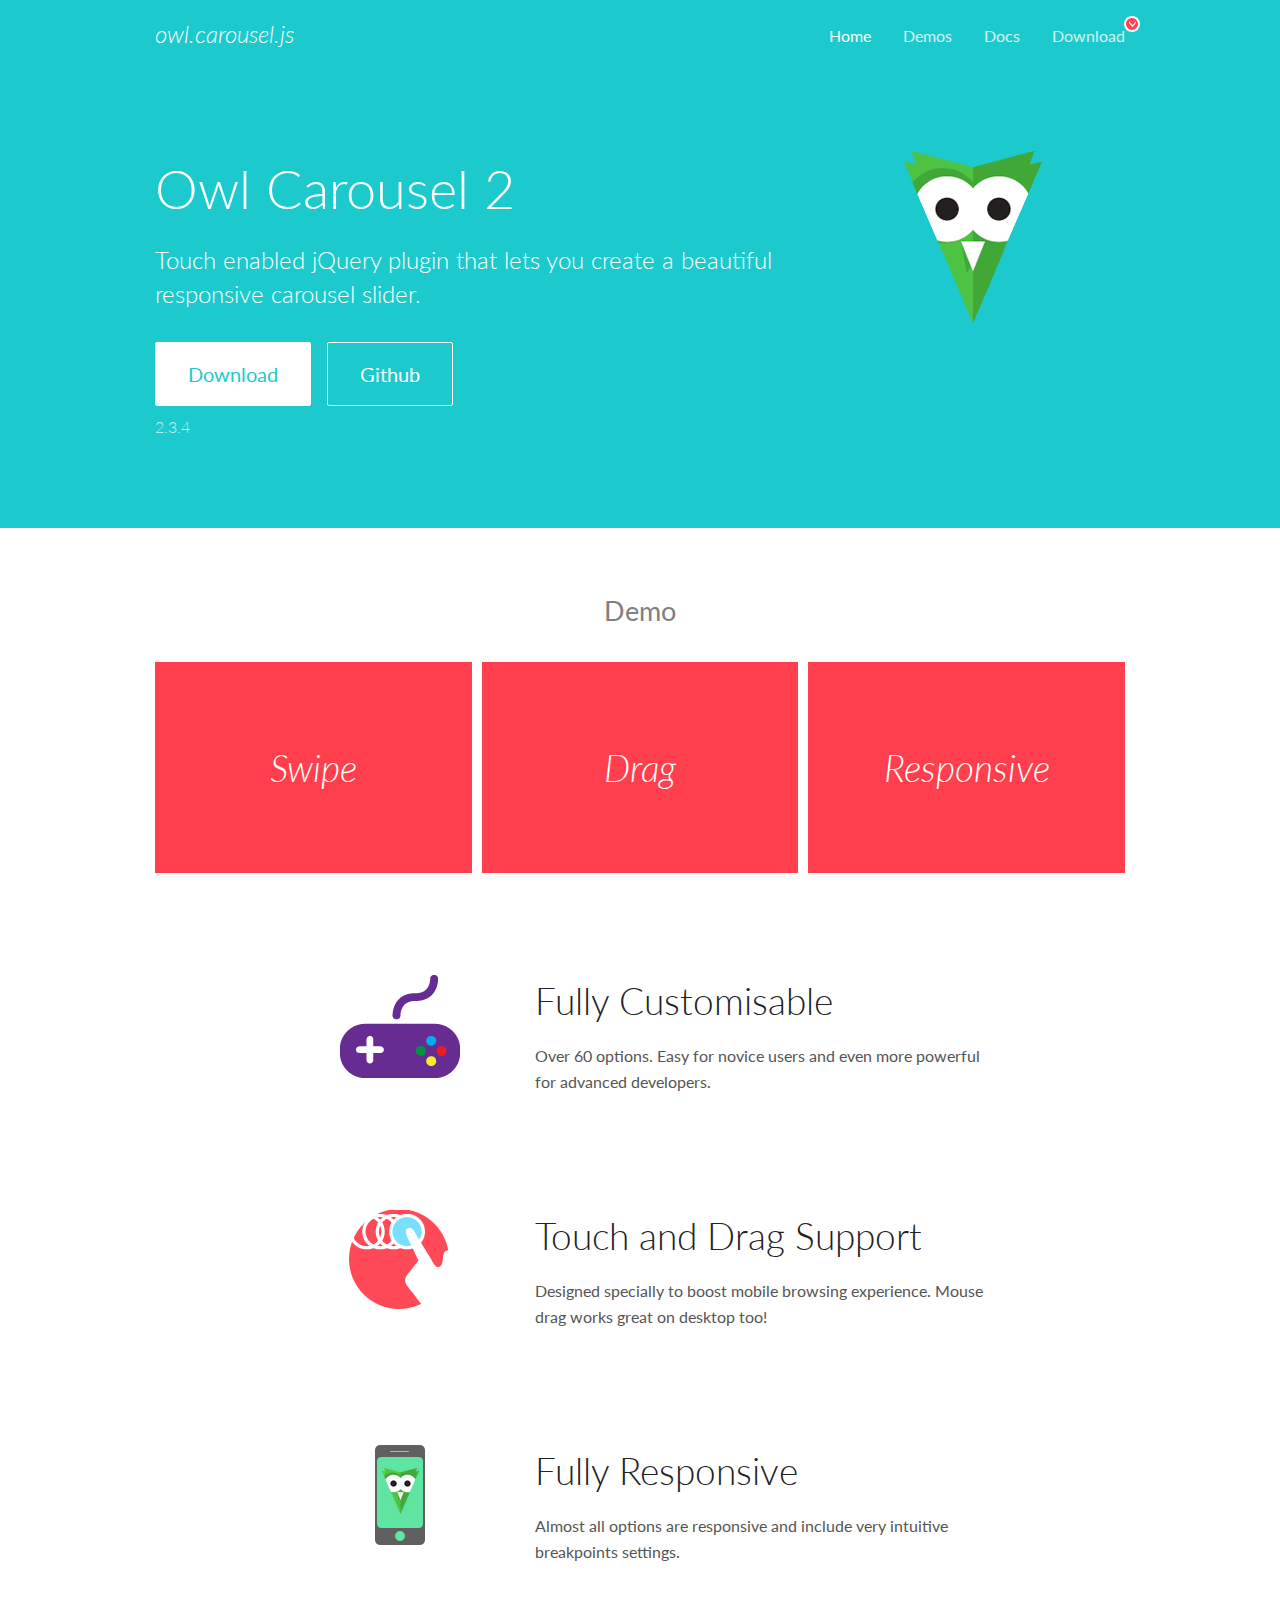
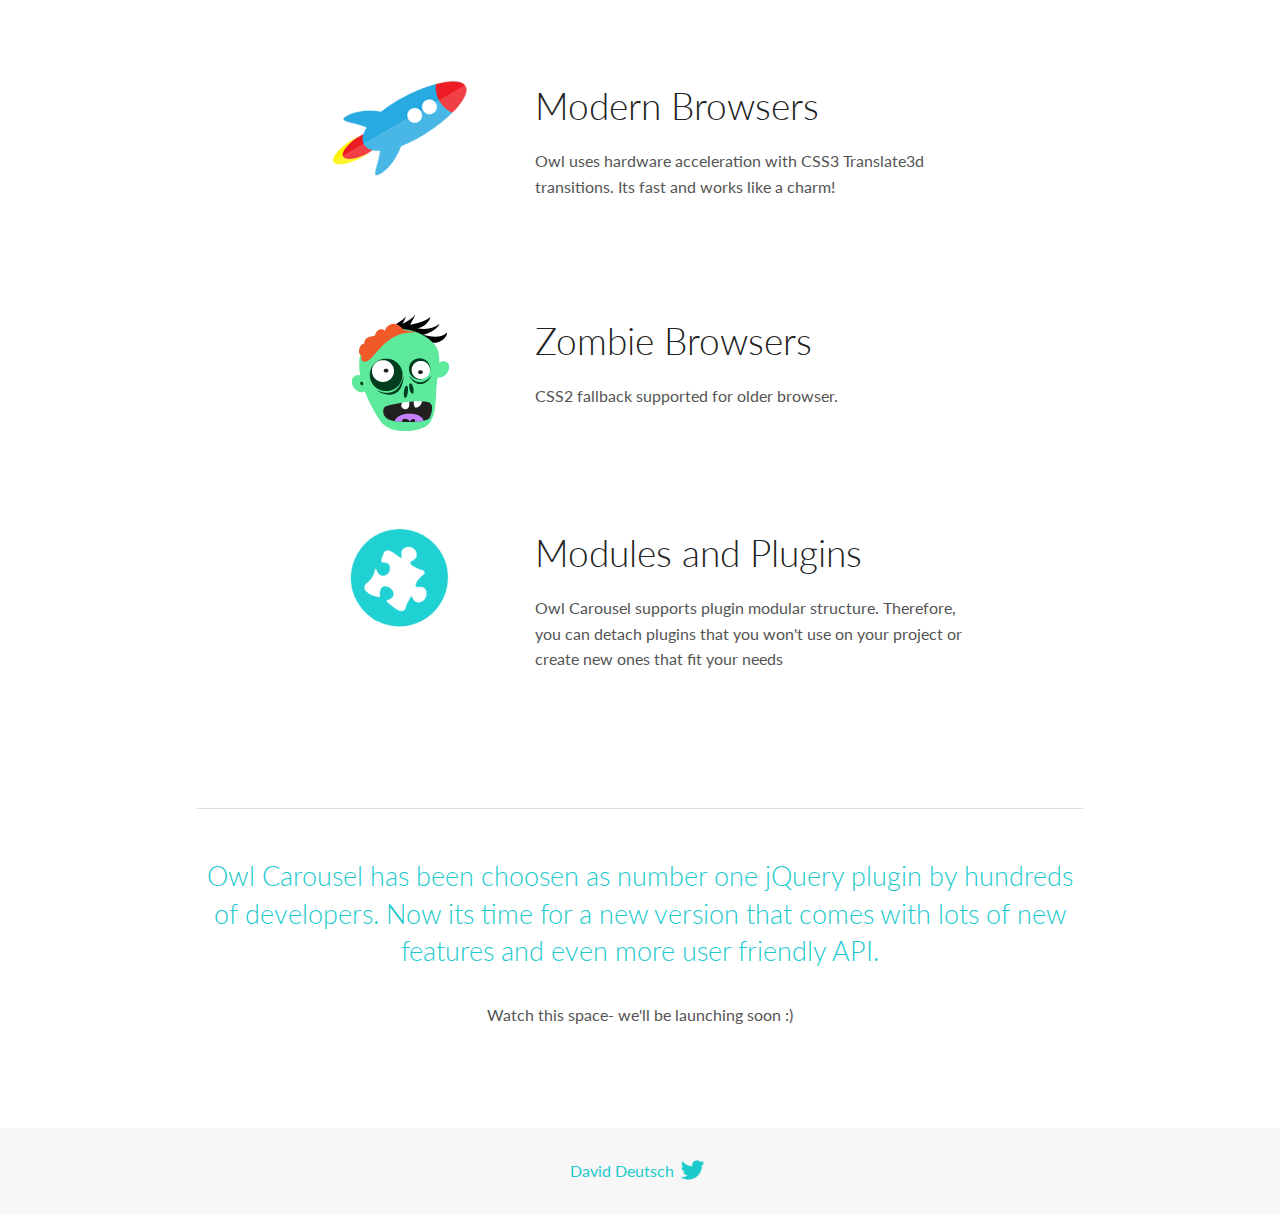
<file: recriando-a-interface-da-netflix/OwlCarousel2-2.3.4/docs/index.html>
<!DOCTYPE html>
<html lang="en">
  <head>

    <!-- head -->
    <meta charset="utf-8">
    <meta name="msapplication-tap-highlight" content="no" />
    <meta name="viewport" content="width=device-width, initial-scale=1.0" />
    <meta name="description" content="Touch enabled jQuery plugin that lets you create beautiful responsive carousel slider.">
    <meta name="author" content="David Deutsch">
    <title>
      Home | Owl Carousel | 2.3.4
    </title>

    <!-- Stylesheets -->
    <link href='https://fonts.googleapis.com/css?family=Lato:300,400,700,400italic,300italic' rel='stylesheet' type='text/css'>
    <link rel="stylesheet" href="assets/css/docs.theme.min.css">

    <!-- Owl Stylesheets -->
    <link rel="stylesheet" href="assets/owlcarousel/assets/owl.carousel.min.css">
    <link rel="stylesheet" href="assets/owlcarousel/assets/owl.theme.default.min.css">

    <!-- HTML5 shim and Respond.js IE8 support of HTML5 elements and media queries -->

    <!--[if lt IE 9]>
      <script src="https://oss.maxcdn.com/libs/html5shiv/3.7.0/html5shiv.js"></script>
      <script src="https://oss.maxcdn.com/libs/respond.js/1.3.0/respond.min.js"></script>
    <![endif]-->

    <!-- Favicons -->
    <link rel="apple-touch-icon-precomposed" sizes="144x144" href="assets/ico/apple-touch-icon-144-precomposed.png">
    <link rel="shortcut icon" href="assets/ico/favicon.png">
    <link rel="shortcut icon" href="favicon.ico">

    <!-- Yeah i know js should not be in header. Its required for demos.-->

    <!-- javascript -->
    <script src="assets/vendors/jquery.min.js"></script>
    <script src="assets/owlcarousel/owl.carousel.js"></script>
  </head>
  <body>

    <!-- header -->
    <header class="header">
      <div class="row">
        <div class="large-12 columns">
          <div class="brand left">
            <h3>
              <a href="/OwlCarousel2/">owl.carousel.js</a> 
            </h3>
          </div>
          <a id="toggle-nav" class="right">
            <span></span> <span></span> <span></span> 
          </a> 
          <div class="nav-bar">
            <ul class="clearfix">
              <li class="active">
                <a href="/OwlCarousel2/index.html">Home</a> 
              </li>
              <li> <a href="/OwlCarousel2/demos/demos.html">Demos</a>  </li>
              <li> <a href="/OwlCarousel2/docs/started-welcome.html">Docs</a>  </li>
              <li>
                <a href="https://github.com/OwlCarousel2/OwlCarousel2/archive/2.3.4.zip">Download</a> 
                <span class="download"></span> 
              </li>
            </ul>
          </div>
        </div>
      </div>
    </header>

    <!-- home panel -->
    <section id="hero">
      <div class="row">
        <div class="large-8 medium-8 columns">
          <h1>Owl Carousel 2</h1>
          <h4>Touch enabled jQuery plugin that lets you create a beautiful responsive carousel slider.</h4>
          <a href="https://github.com/OwlCarousel2/OwlCarousel2/archive/2.3.4.zip" class="hero-button">Download</a> 
          <a href="https://github.com/OwlCarousel2/OwlCarousel2" class="hero-button outline">Github</a> 
          <p>2.3.4</p>
        </div>
        <div class="large-4 medium-4 columns">
          <img class="owl-logo" src="assets/img/owl-logo.png" alt="mr. Owl">
        </div>
      </div>
    </section>

    <!-- body -->
    <div class="home-demo">
      <div class="row">
        <div class="large-12 columns">
          <h3>Demo</h3>
          <div class="owl-carousel">
            <div class="item">
              <h2>Swipe</h2>
            </div>
            <div class="item">
              <h2>Drag</h2>
            </div>
            <div class="item">
              <h2>Responsive</h2>
            </div>
            <div class="item">
              <h2>CSS3</h2>
            </div>
            <div class="item">
              <h2>Fast</h2>
            </div>
            <div class="item">
              <h2>Easy</h2>
            </div>
            <div class="item">
              <h2>Free</h2>
            </div>
            <div class="item">
              <h2>Upgradable</h2>
            </div>
            <div class="item">
              <h2>Tons of options</h2>
            </div>
            <div class="item">
              <h2>Infinity</h2>
            </div>
            <div class="item">
              <h2>Auto Width</h2>
            </div>
          </div>
        </div>
      </div>
    </div>
    <script>
      var owl = $('.owl-carousel');
      owl.owlCarousel({
        margin: 10,
        loop: true,
        responsive: {
          0: {
            items: 1
          },
          600: {
            items: 2
          },
          1000: {
            items: 3
          }
        }
      })
    </script>

    <!-- features -->
    <div id="features">
      <div class="row">
        <div class="small-12 medium-9 small-centered columns">
          <section class="row feature">
            <div class="medium-4 small-12 columns">
              <img src="assets/img/feature-options.png" alt="">
            </div>
            <div class="medium-8 small-12 columns">
              <h2>Fully Customisable</h2>
              <p>Over 60 options. Easy for novice users and even more powerful for advanced developers.</p>
            </div>
          </section>
          <section class="row feature">
            <div class="medium-4 small-12 columns">
              <img src="assets/img/feature-drag.png" alt="">
            </div>
            <div class="medium-8 small-12 columns">
              <h2>Touch and Drag Support</h2>
              <p>Designed specially to boost mobile browsing experience. Mouse drag works great on desktop too!</p>
            </div>
          </section>
          <section class="row feature">
            <div class="medium-4 small-12 columns">
              <img src="assets/img/feature-responsive.png" alt="">
            </div>
            <div class="medium-8 small-12 columns">
              <h2>Fully Responsive</h2>
              <p>Almost all options are responsive and include very intuitive breakpoints settings.</p>
            </div>
          </section>
          <section class="row feature">
            <div class="medium-4 small-12 columns">
              <img src="assets/img/feature-modern.png" alt="">
            </div>
            <div class="medium-8 small-12 columns">
              <h2>Modern Browsers</h2>
              <p>Owl uses hardware acceleration with CSS3 Translate3d transitions. Its fast and works like a charm! </p>
            </div>
          </section>
          <section class="row feature">
            <div class="medium-4 small-12 columns">
              <img src="assets/img/feature-zombie.png" alt="">
            </div>
            <div class="medium-8 small-12 columns">
              <h2>Zombie Browsers</h2>
              <p>CSS2 fallback supported for older browser.</p>
            </div>
          </section>
          <section class="row feature">
            <div class="medium-4 small-12 columns">
              <img src="assets/img/feature-module.png" alt="">
            </div>
            <div class="medium-8 small-12 columns">
              <h2>Modules and Plugins</h2>
              <p>Owl Carousel supports plugin modular structure. Therefore, you can detach plugins that you won&#x27;t use on your project or create new ones that fit your needs</p>
            </div>
          </section>
        </div>
      </div>
    </div>

    <!-- footer -->
    <section id="teaser-text">
      <div class="row">
        <div class="small-12 medium-11 small-centered columns">
          <hr>
          <h3 id="owl-carousel-has-been-choosen-as-number-one-jquery-plugin-by-hundreds-of-developers-now-its-time-for-a-new-version-that-comes-with-lots-of-new-features-and-even-more-user-friendly-api-">Owl Carousel has been choosen as number one jQuery plugin by hundreds of developers. Now its time for a new version that comes with lots of new features and even more user friendly API.</h3>
          <p>Watch this space- we&#39;ll be launching soon :)</p>
        </div>
      </div>
    </section>

    <!-- footer -->
    <footer class="footer">
      <div class="row">
        <div class="large-12 columns">
          <h5>
            <a href="/OwlCarousel2/docs/support-contact.html">David Deutsch</a> 
            <a id="custom-tweet-button" href="https://twitter.com/share?url=https://github.com/OwlCarousel2/OwlCarousel2&text=Owl Carousel - This is so awesome! " target="_blank"></a> 
          </h5>
        </div>
      </div>
    </footer>

    <!-- vendors -->
    <script src="assets/vendors/highlight.js"></script>
    <script src="assets/js/app.js"></script>
  </body>
</html>
</file>
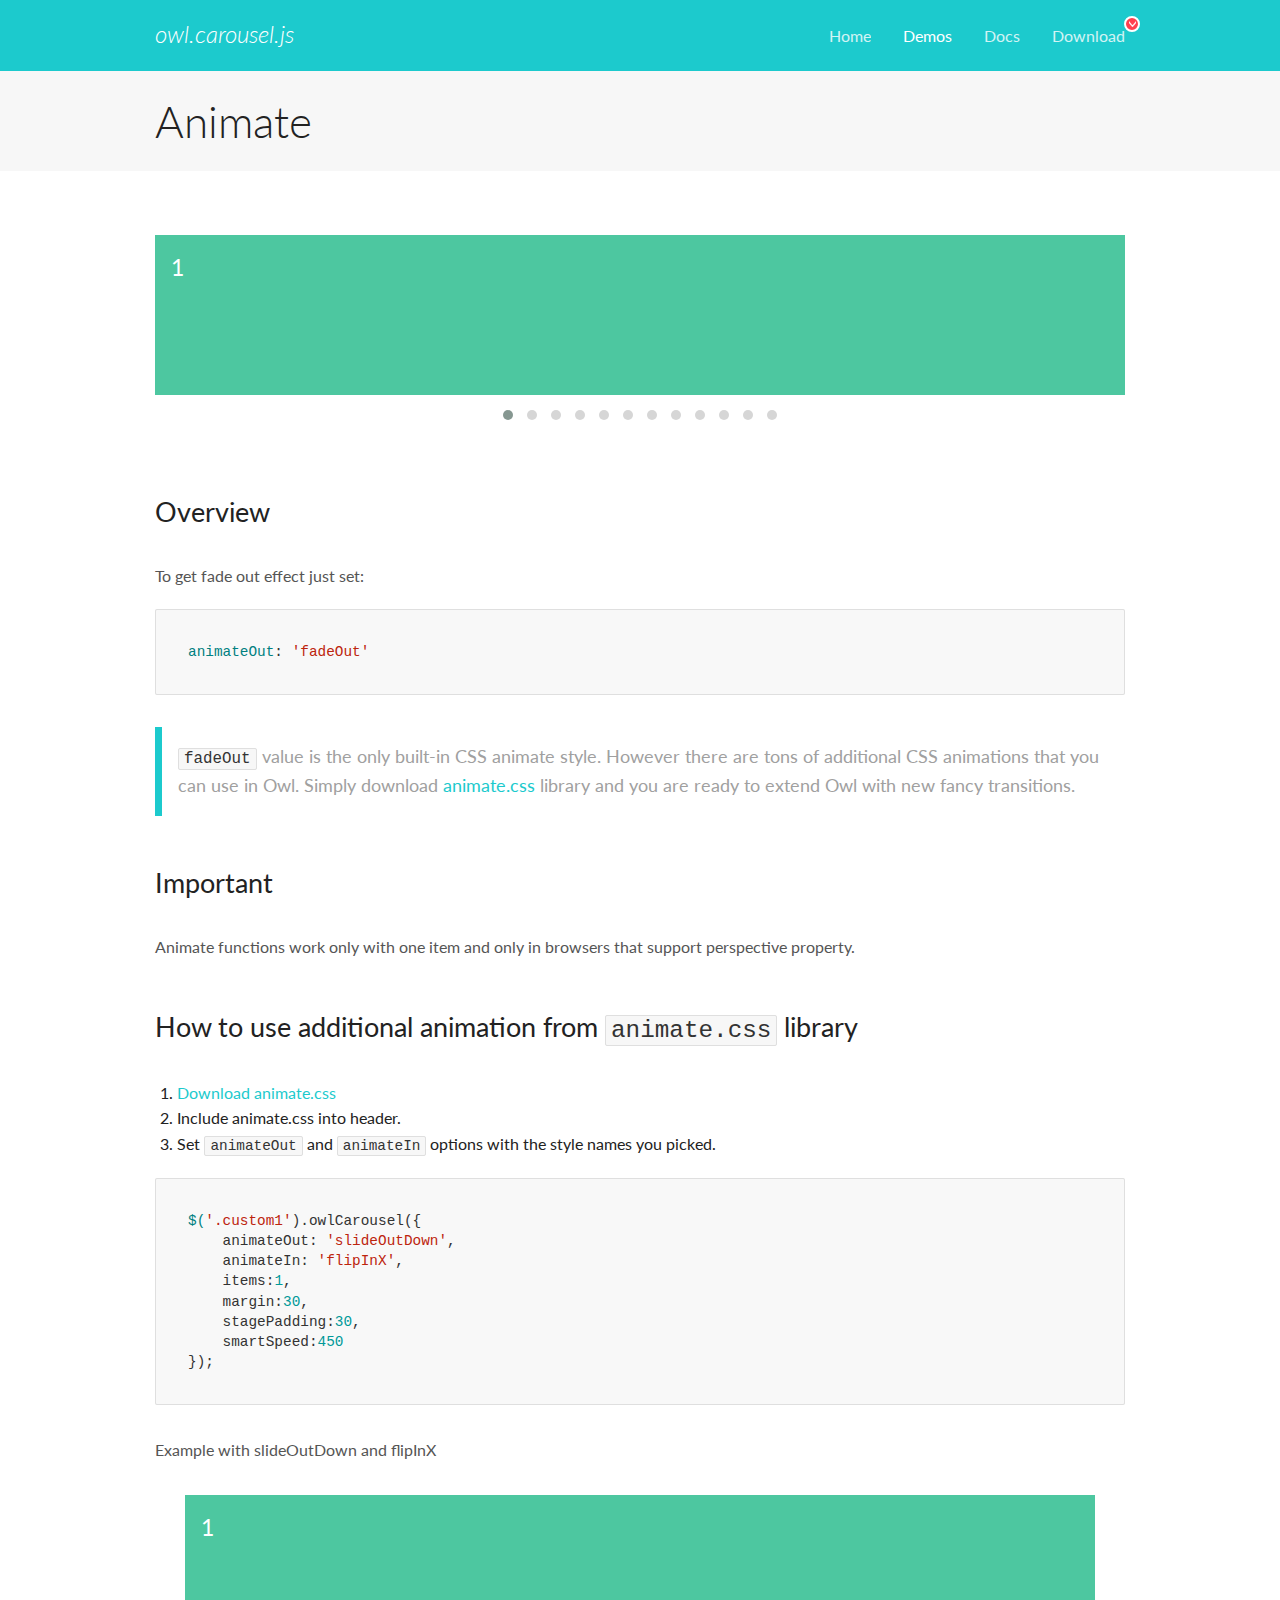
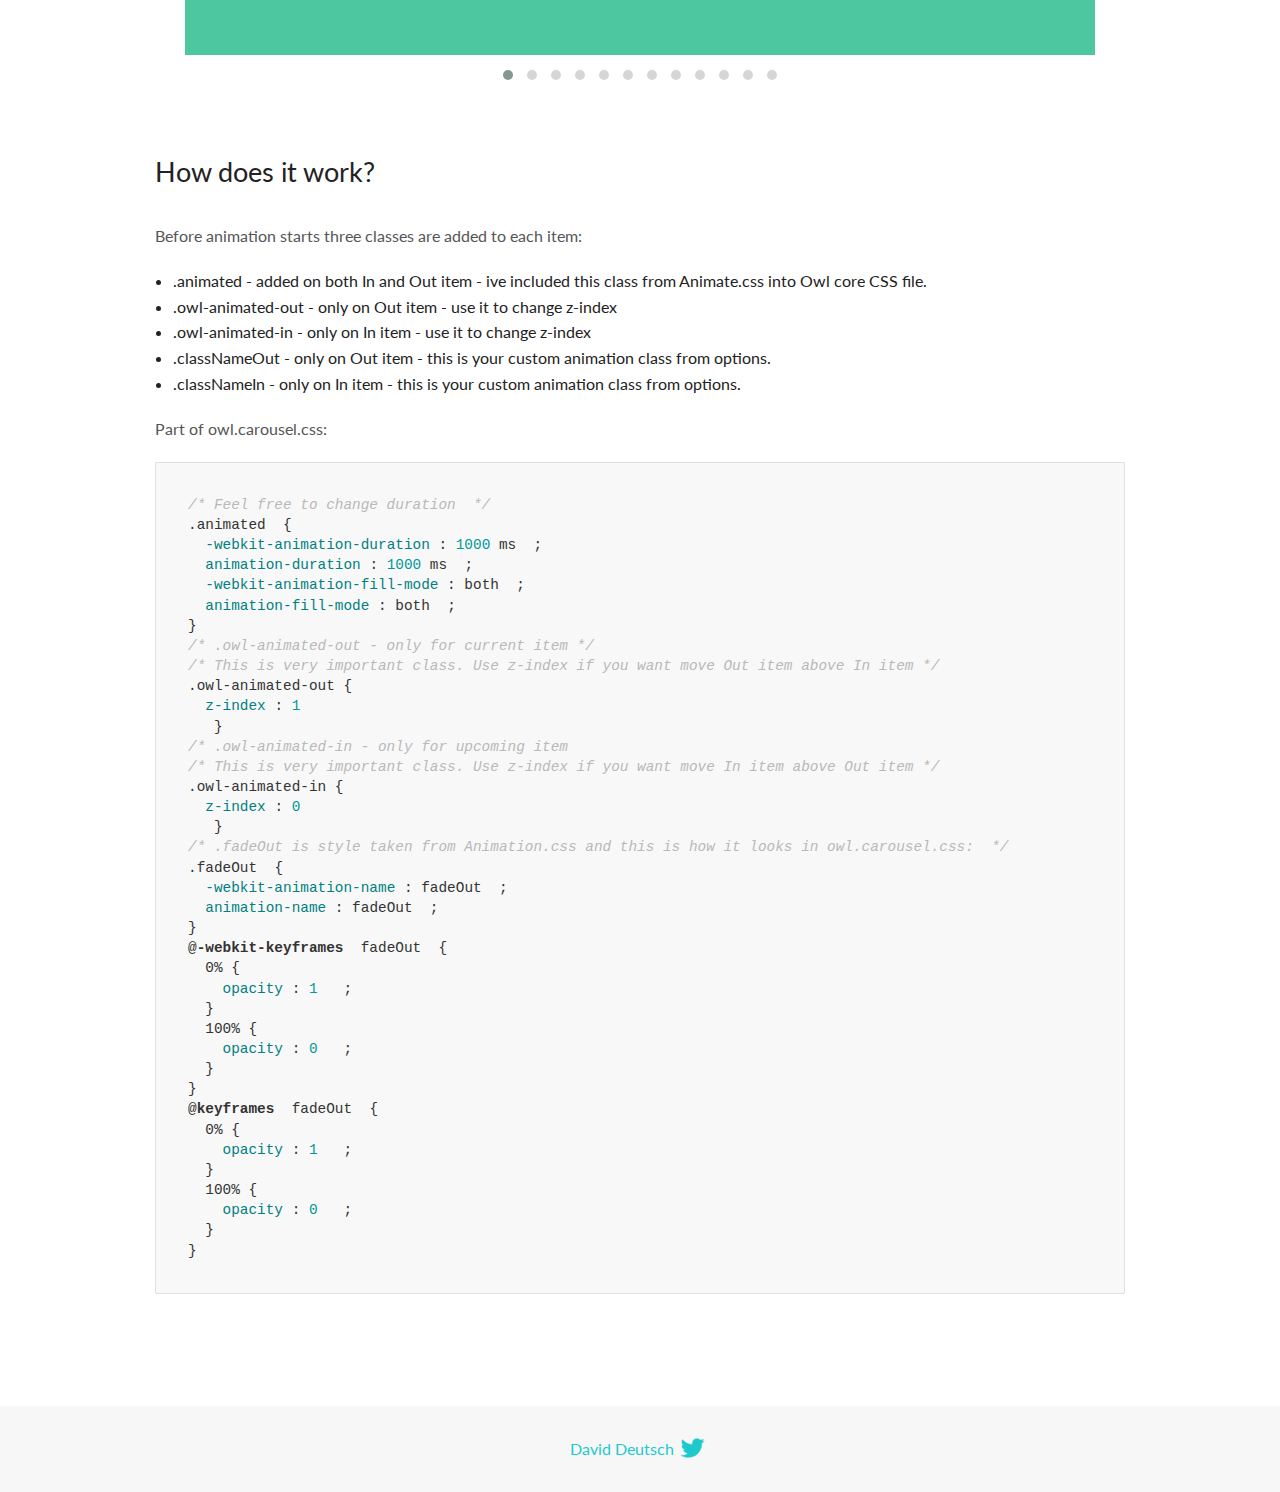
<file: recriando-a-interface-da-netflix/OwlCarousel2-2.3.4/docs/demos/animate.html>
<!DOCTYPE html>
<html lang="en">
  <head>

    <!-- head -->
    <meta charset="utf-8">
    <meta name="msapplication-tap-highlight" content="no" />
    <meta name="viewport" content="width=device-width, initial-scale=1.0" />
    <meta name="description" content="Animate carousel">
    <meta name="author" content="David Deutsch">
    <title>
      Animate Demo | Owl Carousel | 2.3.4
    </title>

    <!-- Stylesheets -->
    <link href='https://fonts.googleapis.com/css?family=Lato:300,400,700,400italic,300italic' rel='stylesheet' type='text/css'>
    <link rel="stylesheet" href="../assets/css/docs.theme.min.css">

    <!-- Owl Stylesheets -->
    <link rel="stylesheet" href="../assets/owlcarousel/assets/owl.carousel.min.css">
    <link rel="stylesheet" href="../assets/owlcarousel/assets/owl.theme.default.min.css">

    <!-- HTML5 shim and Respond.js IE8 support of HTML5 elements and media queries -->

    <!--[if lt IE 9]>
      <script src="https://oss.maxcdn.com/libs/html5shiv/3.7.0/html5shiv.js"></script>
      <script src="https://oss.maxcdn.com/libs/respond.js/1.3.0/respond.min.js"></script>
    <![endif]-->

    <!-- Favicons -->
    <link rel="apple-touch-icon-precomposed" sizes="144x144" href="../assets/ico/apple-touch-icon-144-precomposed.png">
    <link rel="shortcut icon" href="../assets/ico/favicon.png">
    <link rel="shortcut icon" href="favicon.ico">

    <!-- Yeah i know js should not be in header. Its required for demos.-->

    <!-- javascript -->
    <script src="../assets/vendors/jquery.min.js"></script>
    <script src="../assets/owlcarousel/owl.carousel.js"></script>
  </head>
  <body>

    <!-- header -->
    <header class="header">
      <div class="row">
        <div class="large-12 columns">
          <div class="brand left">
            <h3>
              <a href="/OwlCarousel2/">owl.carousel.js</a> 
            </h3>
          </div>
          <a id="toggle-nav" class="right">
            <span></span> <span></span> <span></span> 
          </a> 
          <div class="nav-bar">
            <ul class="clearfix">
              <li> <a href="/OwlCarousel2/index.html">Home</a>  </li>
              <li class="active">
                <a href="/OwlCarousel2/demos/demos.html">Demos</a> 
              </li>
              <li> <a href="/OwlCarousel2/docs/started-welcome.html">Docs</a>  </li>
              <li>
                <a href="https://github.com/OwlCarousel2/OwlCarousel2/archive/2.3.4.zip">Download</a> 
                <span class="download"></span> 
              </li>
            </ul>
          </div>
        </div>
      </div>
    </header>

    <!-- title -->
    <section class="title">
      <div class="row">
        <div class="large-12 columns">
          <h1>Animate</h1>
        </div>
      </div>
    </section>

    <!--  Demos -->
    <section id="demos">
      <div class="row">
        <div class="large-12 columns">
          <div class="fadeOut owl-carousel owl-theme">
            <div class="item">
              <h4>1</h4>
            </div>
            <div class="item">
              <h4>2</h4>
            </div>
            <div class="item">
              <h4>3</h4>
            </div>
            <div class="item">
              <h4>4</h4>
            </div>
            <div class="item">
              <h4>5</h4>
            </div>
            <div class="item">
              <h4>6</h4>
            </div>
            <div class="item">
              <h4>7</h4>
            </div>
            <div class="item">
              <h4>8</h4>
            </div>
            <div class="item">
              <h4>9</h4>
            </div>
            <div class="item">
              <h4>10</h4>
            </div>
            <div class="item">
              <h4>11</h4>
            </div>
            <div class="item">
              <h4>12</h4>
            </div>
          </div>
          <h3 id="overview">Overview</h3>
          <p>To get fade out effect just set:</p>
          <pre><code>animateOut: &#39;fadeOut&#39;</code></pre>
          <blockquote>
            <p><code>fadeOut</code> value is the only built-in CSS animate style. However there are tons of additional CSS animations that you can use in Owl. Simply download
              <a href="https://daneden.github.io/animate.css/">animate.css</a>  library and you are ready to extend Owl with new fancy transitions.</p>
          </blockquote>
          <h3 id="important">Important</h3>
          <p>Animate functions work only with one item and only in browsers that support perspective property.</p>
          <h3 id="how-to-use-additional-animation-from-animate-css-library">How to use additional animation from <code>animate.css</code> library</h3>
          <ol>
            <li> <a href="https://daneden.github.io/animate.css/">Download animate.css</a>  </li>
            <li>Include animate.css into header.</li>
            <li>Set <code>animateOut</code> and <code>animateIn</code> options with the style names you picked.</li>
          </ol>
          <pre><code>$(&#39;.custom1&#39;).owlCarousel({
    animateOut: &#39;slideOutDown&#39;,
    animateIn: &#39;flipInX&#39;,
    items:1,
    margin:30,
    stagePadding:30,
    smartSpeed:450
});</code></pre>
          <p>Example with slideOutDown and flipInX</p>
          <div class="custom1 owl-carousel owl-theme">
            <div class="item">
              <h4>1</h4>
            </div>
            <div class="item">
              <h4>2</h4>
            </div>
            <div class="item">
              <h4>3</h4>
            </div>
            <div class="item">
              <h4>4</h4>
            </div>
            <div class="item">
              <h4>5</h4>
            </div>
            <div class="item">
              <h4>6</h4>
            </div>
            <div class="item">
              <h4>7</h4>
            </div>
            <div class="item">
              <h4>8</h4>
            </div>
            <div class="item">
              <h4>9</h4>
            </div>
            <div class="item">
              <h4>10</h4>
            </div>
            <div class="item">
              <h4>11</h4>
            </div>
            <div class="item">
              <h4>12</h4>
            </div>
          </div>
          <h3 id="how-does-it-work-">How does it work?</h3>
          <p>Before animation starts three classes are added to each item:</p>
          <ul>
            <li>.animated - added on both In and Out item - ive included this class from Animate.css into Owl core CSS file.</li>
            <li>.owl-animated-out - only on Out item - use it to change z-index</li>
            <li>.owl-animated-in - only on In item - use it to change z-index</li>
            <li>.classNameOut - only on Out item - this is your custom animation class from options.</li>
            <li>.classNameIn - only on In item - this is your custom animation class from options.</li>
          </ul>
          <p>Part of owl.carousel.css:</p>
          <pre><code class="language-css"><span class="comment">/* Feel free to change duration  */</span> 
<span class="class">.animated</span>  <span class="rules">{
  <span class="rule"><span class="attribute">-webkit-animation-duration</span> :<span class="value"> <span class="number">1000</span> ms</span> </span> ;
  <span class="rule"><span class="attribute">animation-duration</span> :<span class="value"> <span class="number">1000</span> ms</span> </span> ;
  <span class="rule"><span class="attribute">-webkit-animation-fill-mode</span> :<span class="value"> both</span> </span> ;
  <span class="rule"><span class="attribute">animation-fill-mode</span> :<span class="value"> both</span> </span> ;
<span class="rule">}</span> </span> 
<span class="comment">/* .owl-animated-out - only for current item */</span> 
<span class="comment">/* This is very important class. Use z-index if you want move Out item above In item */</span> 
<span class="class">.owl-animated-out</span> <span class="rules">{
  <span class="rule"><span class="attribute">z-index</span> :<span class="value"> <span class="number">1</span> 
</span> </span> </span> }
<span class="comment">/* .owl-animated-in - only for upcoming item
/* This is very important class. Use z-index if you want move In item above Out item */</span> 
<span class="class">.owl-animated-in</span> <span class="rules">{
  <span class="rule"><span class="attribute">z-index</span> :<span class="value"> <span class="number">0</span> 
</span> </span> </span> }
<span class="comment">/* .fadeOut is style taken from Animation.css and this is how it looks in owl.carousel.css:  */</span> 
<span class="class">.fadeOut</span>  <span class="rules">{
  <span class="rule"><span class="attribute">-webkit-animation-name</span> :<span class="value"> fadeOut</span> </span> ;
  <span class="rule"><span class="attribute">animation-name</span> :<span class="value"> fadeOut</span> </span> ;
<span class="rule">}</span> </span> 
<span class="at_rule">@<span class="keyword">-webkit-keyframes</span>  fadeOut </span> {
  0% <span class="rules">{
    <span class="rule"><span class="attribute">opacity</span> :<span class="value"> <span class="number">1</span> </span> </span> ;
  <span class="rule">}</span> </span> 
  100% <span class="rules">{
    <span class="rule"><span class="attribute">opacity</span> :<span class="value"> <span class="number">0</span> </span> </span> ;
  <span class="rule">}</span> </span> 
}
<span class="at_rule">@<span class="keyword">keyframes</span>  fadeOut </span> {
  0% <span class="rules">{
    <span class="rule"><span class="attribute">opacity</span> :<span class="value"> <span class="number">1</span> </span> </span> ;
  <span class="rule">}</span> </span> 
  100% <span class="rules">{
    <span class="rule"><span class="attribute">opacity</span> :<span class="value"> <span class="number">0</span> </span> </span> ;
  <span class="rule">}</span> </span> 
}</code></pre>
          <link rel="stylesheet" href="../assets/css/animate.css">
          <script>
            jQuery(document).ready(function($) {
              $('.fadeOut').owlCarousel({
                items: 1,
                animateOut: 'fadeOut',
                loop: true,
                margin: 10,
              });
              $('.custom1').owlCarousel({
                animateOut: 'slideOutDown',
                animateIn: 'flipInX',
                items: 1,
                margin: 30,
                stagePadding: 30,
                smartSpeed: 450
              });
            });
          </script>
        </div>
      </div>
    </section>

    <!-- footer -->
    <footer class="footer">
      <div class="row">
        <div class="large-12 columns">
          <h5>
            <a href="/OwlCarousel2/docs/support-contact.html">David Deutsch</a> 
            <a id="custom-tweet-button" href="https://twitter.com/share?url=https://github.com/OwlCarousel2/OwlCarousel2&text=Owl Carousel - This is so awesome! " target="_blank"></a> 
          </h5>
        </div>
      </div>
    </footer>

    <!-- vendors -->
    <script src="../assets/vendors/highlight.js"></script>
    <script src="../assets/js/app.js"></script>
  </body>
</html>
</file>
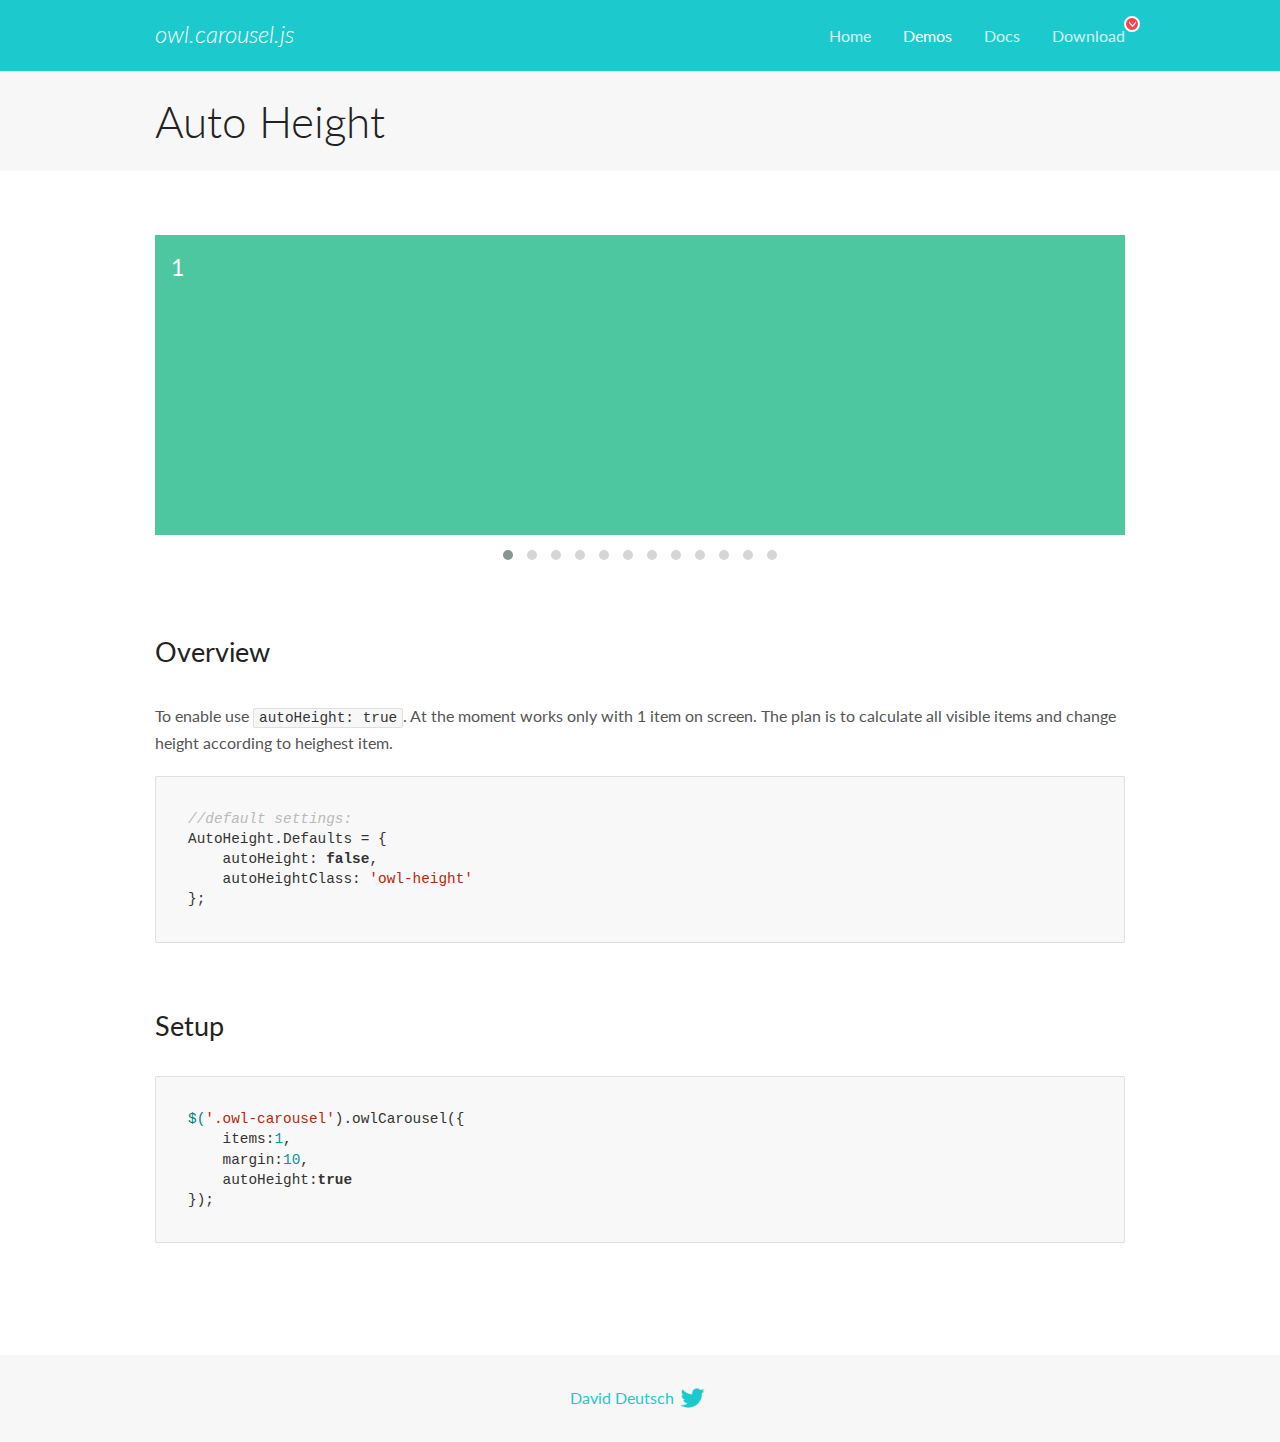
<file: recriando-a-interface-da-netflix/OwlCarousel2-2.3.4/docs/demos/autoheight.html>
<!DOCTYPE html>
<html lang="en">
  <head>

    <!-- head -->
    <meta charset="utf-8">
    <meta name="msapplication-tap-highlight" content="no" />
    <meta name="viewport" content="width=device-width, initial-scale=1.0" />
    <meta name="description" content="autoHeight usage demo">
    <meta name="author" content="David Deutsch">
    <title>
      Auto Height Demo | Owl Carousel | 2.3.4
    </title>

    <!-- Stylesheets -->
    <link href='https://fonts.googleapis.com/css?family=Lato:300,400,700,400italic,300italic' rel='stylesheet' type='text/css'>
    <link rel="stylesheet" href="../assets/css/docs.theme.min.css">

    <!-- Owl Stylesheets -->
    <link rel="stylesheet" href="../assets/owlcarousel/assets/owl.carousel.min.css">
    <link rel="stylesheet" href="../assets/owlcarousel/assets/owl.theme.default.min.css">

    <!-- HTML5 shim and Respond.js IE8 support of HTML5 elements and media queries -->

    <!--[if lt IE 9]>
      <script src="https://oss.maxcdn.com/libs/html5shiv/3.7.0/html5shiv.js"></script>
      <script src="https://oss.maxcdn.com/libs/respond.js/1.3.0/respond.min.js"></script>
    <![endif]-->

    <!-- Favicons -->
    <link rel="apple-touch-icon-precomposed" sizes="144x144" href="../assets/ico/apple-touch-icon-144-precomposed.png">
    <link rel="shortcut icon" href="../assets/ico/favicon.png">
    <link rel="shortcut icon" href="favicon.ico">

    <!-- Yeah i know js should not be in header. Its required for demos.-->

    <!-- javascript -->
    <script src="../assets/vendors/jquery.min.js"></script>
    <script src="../assets/owlcarousel/owl.carousel.js"></script>
  </head>
  <body>

    <!-- header -->
    <header class="header">
      <div class="row">
        <div class="large-12 columns">
          <div class="brand left">
            <h3>
              <a href="/OwlCarousel2/">owl.carousel.js</a> 
            </h3>
          </div>
          <a id="toggle-nav" class="right">
            <span></span> <span></span> <span></span> 
          </a> 
          <div class="nav-bar">
            <ul class="clearfix">
              <li> <a href="/OwlCarousel2/index.html">Home</a>  </li>
              <li class="active">
                <a href="/OwlCarousel2/demos/demos.html">Demos</a> 
              </li>
              <li> <a href="/OwlCarousel2/docs/started-welcome.html">Docs</a>  </li>
              <li>
                <a href="https://github.com/OwlCarousel2/OwlCarousel2/archive/2.3.4.zip">Download</a> 
                <span class="download"></span> 
              </li>
            </ul>
          </div>
        </div>
      </div>
    </header>

    <!-- title -->
    <section class="title">
      <div class="row">
        <div class="large-12 columns">
          <h1>Auto Height</h1>
        </div>
      </div>
    </section>

    <!--  Demos -->
    <section id="demos">
      <div class="row">
        <div class="large-12 columns">
          <div class="owl-carousel owl-theme">
            <div class="item" style="height:300px">
              <h4>1</h4>
            </div>
            <div class="item" style="height:100px">
              <h4>2</h4>
            </div>
            <div class="item" style="height:500px">
              <h4>3</h4>
            </div>
            <div class="item" style="height:250px">
              <h4>4</h4>
            </div>
            <div class="item" style="height:400px">
              <h4>5</h4>
            </div>
            <div class="item" style="height:500px">
              <h4>6</h4>
            </div>
            <div class="item" style="height:600px">
              <h4>7</h4>
            </div>
            <div class="item" style="height:400px">
              <h4>8</h4>
            </div>
            <div class="item" style="height:300px">
              <h4>9</h4>
            </div>
            <div class="item" style="height:350px">
              <h4>10</h4>
            </div>
            <div class="item" style="height:200px">
              <h4>11</h4>
            </div>
            <div class="item" style="height:150px">
              <h4>12</h4>
            </div>
          </div>
          <h3 id="overview">Overview</h3>
          <p>To enable use <code>autoHeight: true</code>. At the moment works only with 1 item on screen. The plan is to calculate all visible items and change height according to heighest item.</p>
          <pre><code>//default settings:
AutoHeight.Defaults = {
    autoHeight: false,
    autoHeightClass: &#39;owl-height&#39;
};</code></pre>
          <h3 id="setup">Setup</h3>
          <pre><code>$(&#39;.owl-carousel&#39;).owlCarousel({
    items:1,
    margin:10,
    autoHeight:true
});</code></pre>
          <script>
            $(document).ready(function() {
              $('.owl-carousel').owlCarousel({
                items: 1,
                margin: 10,
                autoHeight: true
              });
            })
          </script>
        </div>
      </div>
    </section>

    <!-- footer -->
    <footer class="footer">
      <div class="row">
        <div class="large-12 columns">
          <h5>
            <a href="/OwlCarousel2/docs/support-contact.html">David Deutsch</a> 
            <a id="custom-tweet-button" href="https://twitter.com/share?url=https://github.com/OwlCarousel2/OwlCarousel2&text=Owl Carousel - This is so awesome! " target="_blank"></a> 
          </h5>
        </div>
      </div>
    </footer>

    <!-- vendors -->
    <script src="../assets/vendors/highlight.js"></script>
    <script src="../assets/js/app.js"></script>
  </body>
</html>
</file>
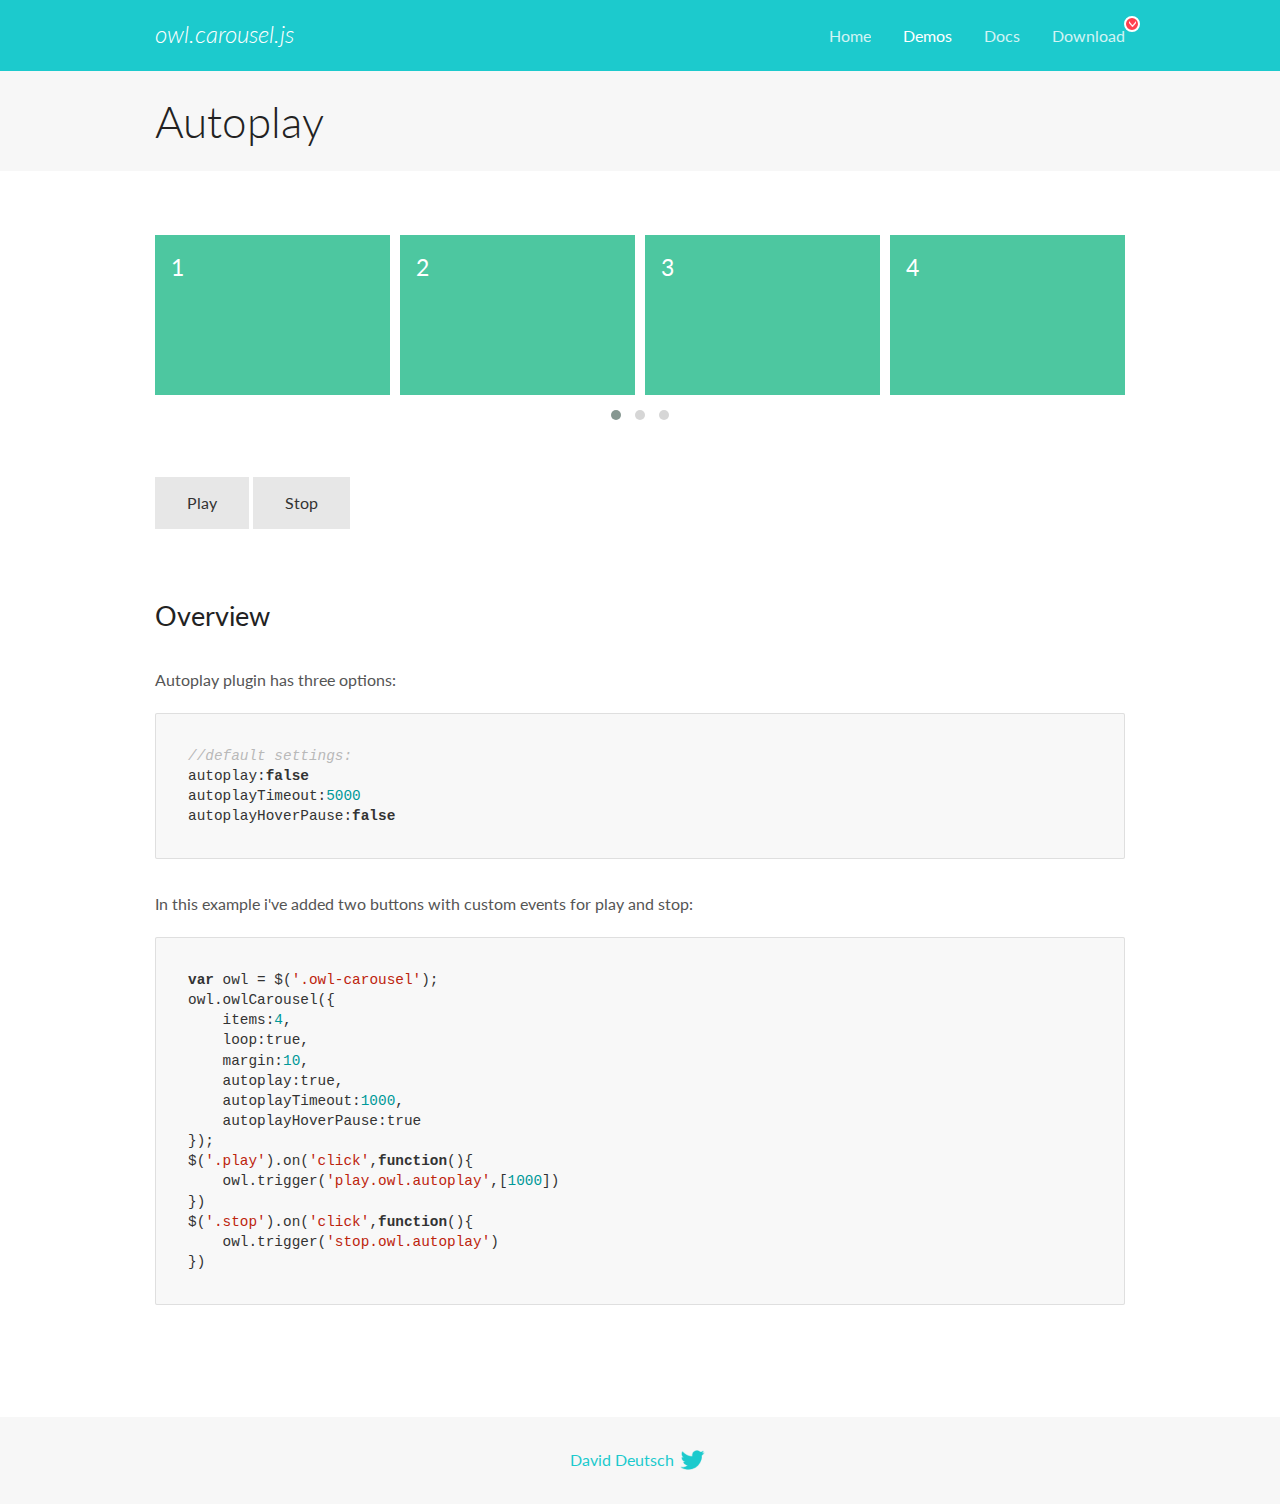
<file: recriando-a-interface-da-netflix/OwlCarousel2-2.3.4/docs/demos/autoplay.html>
<!DOCTYPE html>
<html lang="en">
  <head>

    <!-- head -->
    <meta charset="utf-8">
    <meta name="msapplication-tap-highlight" content="no" />
    <meta name="viewport" content="width=device-width, initial-scale=1.0" />
    <meta name="description" content="Autoplay usage demo">
    <meta name="author" content="David Deutsch">
    <title>
      Autoplay Demo | Owl Carousel | 2.3.4
    </title>

    <!-- Stylesheets -->
    <link href='https://fonts.googleapis.com/css?family=Lato:300,400,700,400italic,300italic' rel='stylesheet' type='text/css'>
    <link rel="stylesheet" href="../assets/css/docs.theme.min.css">

    <!-- Owl Stylesheets -->
    <link rel="stylesheet" href="../assets/owlcarousel/assets/owl.carousel.min.css">
    <link rel="stylesheet" href="../assets/owlcarousel/assets/owl.theme.default.min.css">

    <!-- HTML5 shim and Respond.js IE8 support of HTML5 elements and media queries -->

    <!--[if lt IE 9]>
      <script src="https://oss.maxcdn.com/libs/html5shiv/3.7.0/html5shiv.js"></script>
      <script src="https://oss.maxcdn.com/libs/respond.js/1.3.0/respond.min.js"></script>
    <![endif]-->

    <!-- Favicons -->
    <link rel="apple-touch-icon-precomposed" sizes="144x144" href="../assets/ico/apple-touch-icon-144-precomposed.png">
    <link rel="shortcut icon" href="../assets/ico/favicon.png">
    <link rel="shortcut icon" href="favicon.ico">

    <!-- Yeah i know js should not be in header. Its required for demos.-->

    <!-- javascript -->
    <script src="../assets/vendors/jquery.min.js"></script>
    <script src="../assets/owlcarousel/owl.carousel.js"></script>
  </head>
  <body>

    <!-- header -->
    <header class="header">
      <div class="row">
        <div class="large-12 columns">
          <div class="brand left">
            <h3>
              <a href="/OwlCarousel2/">owl.carousel.js</a> 
            </h3>
          </div>
          <a id="toggle-nav" class="right">
            <span></span> <span></span> <span></span> 
          </a> 
          <div class="nav-bar">
            <ul class="clearfix">
              <li> <a href="/OwlCarousel2/index.html">Home</a>  </li>
              <li class="active">
                <a href="/OwlCarousel2/demos/demos.html">Demos</a> 
              </li>
              <li> <a href="/OwlCarousel2/docs/started-welcome.html">Docs</a>  </li>
              <li>
                <a href="https://github.com/OwlCarousel2/OwlCarousel2/archive/2.3.4.zip">Download</a> 
                <span class="download"></span> 
              </li>
            </ul>
          </div>
        </div>
      </div>
    </header>

    <!-- title -->
    <section class="title">
      <div class="row">
        <div class="large-12 columns">
          <h1>Autoplay</h1>
        </div>
      </div>
    </section>

    <!--  Demos -->
    <section id="demos">
      <div class="row">
        <div class="large-12 columns">
          <div class="owl-carousel owl-theme">
            <div class="item">
              <h4>1</h4>
            </div>
            <div class="item">
              <h4>2</h4>
            </div>
            <div class="item">
              <h4>3</h4>
            </div>
            <div class="item">
              <h4>4</h4>
            </div>
            <div class="item">
              <h4>5</h4>
            </div>
            <div class="item">
              <h4>6</h4>
            </div>
            <div class="item">
              <h4>7</h4>
            </div>
            <div class="item">
              <h4>8</h4>
            </div>
            <div class="item">
              <h4>9</h4>
            </div>
            <div class="item">
              <h4>10</h4>
            </div>
            <div class="item">
              <h4>11</h4>
            </div>
            <div class="item">
              <h4>12</h4>
            </div>
          </div>
          <a class="button secondary play">Play</a> 
          <a class="button secondary stop">Stop</a> 
          <h3 id="overview">Overview</h3>
          <p>Autoplay plugin has three options:</p>
          <pre><code>//default settings:
autoplay:false
autoplayTimeout:5000
autoplayHoverPause:false</code></pre>
          <p>In this example i&#39;ve added two buttons with custom events for play and stop:</p>
          <pre><code>var owl = $(&#39;.owl-carousel&#39;);
owl.owlCarousel({
    items:4,
    loop:true,
    margin:10,
    autoplay:true,
    autoplayTimeout:1000,
    autoplayHoverPause:true
});
$(&#39;.play&#39;).on(&#39;click&#39;,function(){
    owl.trigger(&#39;play.owl.autoplay&#39;,[1000])
})
$(&#39;.stop&#39;).on(&#39;click&#39;,function(){
    owl.trigger(&#39;stop.owl.autoplay&#39;)
})</code></pre>
          <script>
            $(document).ready(function() {
              var owl = $('.owl-carousel');
              owl.owlCarousel({
                items: 4,
                loop: true,
                margin: 10,
                autoplay: true,
                autoplayTimeout: 1000,
                autoplayHoverPause: true
              });
              $('.play').on('click', function() {
                owl.trigger('play.owl.autoplay', [1000])
              })
              $('.stop').on('click', function() {
                owl.trigger('stop.owl.autoplay')
              })
            })
          </script>
        </div>
      </div>
    </section>

    <!-- footer -->
    <footer class="footer">
      <div class="row">
        <div class="large-12 columns">
          <h5>
            <a href="/OwlCarousel2/docs/support-contact.html">David Deutsch</a> 
            <a id="custom-tweet-button" href="https://twitter.com/share?url=https://github.com/OwlCarousel2/OwlCarousel2&text=Owl Carousel - This is so awesome! " target="_blank"></a> 
          </h5>
        </div>
      </div>
    </footer>

    <!-- vendors -->
    <script src="../assets/vendors/highlight.js"></script>
    <script src="../assets/js/app.js"></script>
  </body>
</html>
</file>
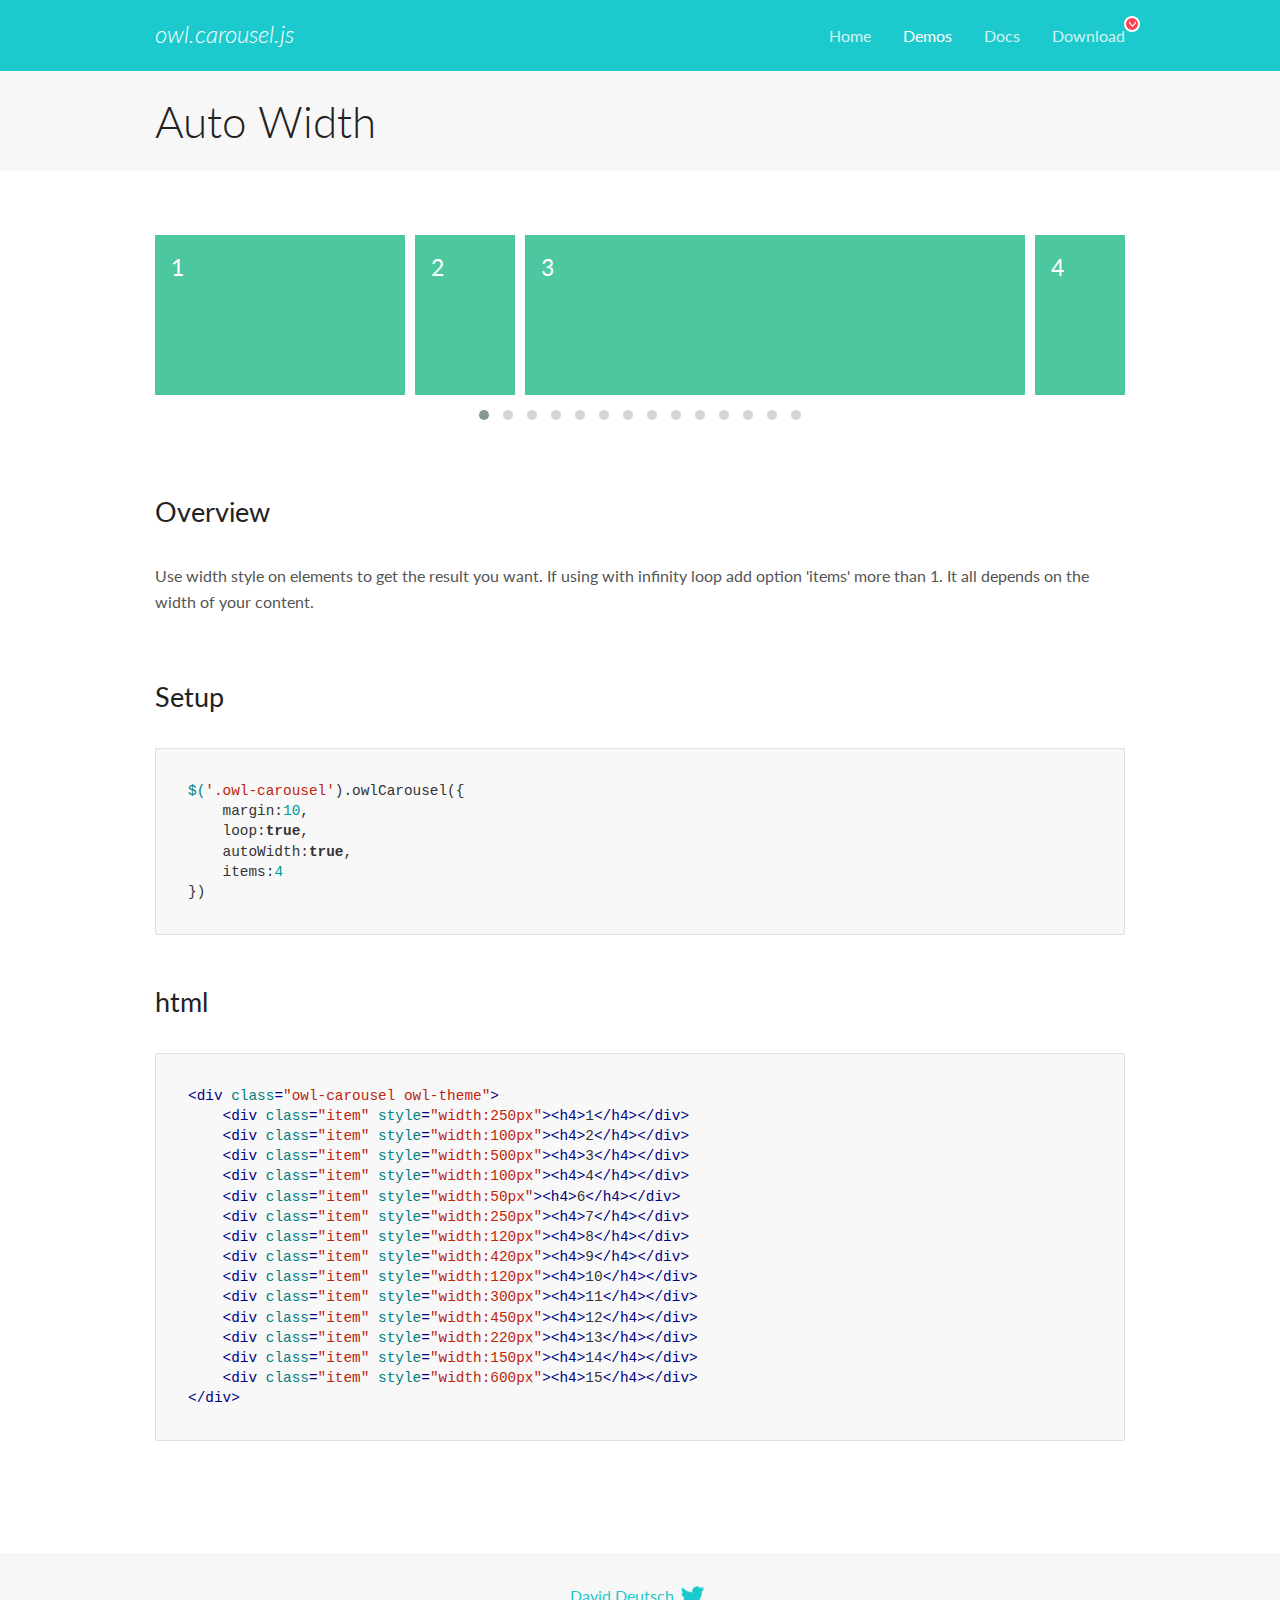
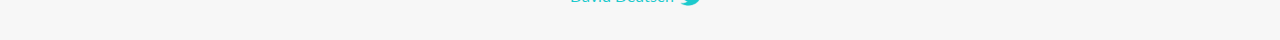
<file: recriando-a-interface-da-netflix/OwlCarousel2-2.3.4/docs/demos/autowidth.html>
<!DOCTYPE html>
<html lang="en">
  <head>

    <!-- head -->
    <meta charset="utf-8">
    <meta name="msapplication-tap-highlight" content="no" />
    <meta name="viewport" content="width=device-width, initial-scale=1.0" />
    <meta name="description" content="Auto Width">
    <meta name="author" content="David Deutsch">
    <title>
      Auto Width Demo | Owl Carousel | 2.3.4
    </title>

    <!-- Stylesheets -->
    <link href='https://fonts.googleapis.com/css?family=Lato:300,400,700,400italic,300italic' rel='stylesheet' type='text/css'>
    <link rel="stylesheet" href="../assets/css/docs.theme.min.css">

    <!-- Owl Stylesheets -->
    <link rel="stylesheet" href="../assets/owlcarousel/assets/owl.carousel.min.css">
    <link rel="stylesheet" href="../assets/owlcarousel/assets/owl.theme.default.min.css">

    <!-- HTML5 shim and Respond.js IE8 support of HTML5 elements and media queries -->

    <!--[if lt IE 9]>
      <script src="https://oss.maxcdn.com/libs/html5shiv/3.7.0/html5shiv.js"></script>
      <script src="https://oss.maxcdn.com/libs/respond.js/1.3.0/respond.min.js"></script>
    <![endif]-->

    <!-- Favicons -->
    <link rel="apple-touch-icon-precomposed" sizes="144x144" href="../assets/ico/apple-touch-icon-144-precomposed.png">
    <link rel="shortcut icon" href="../assets/ico/favicon.png">
    <link rel="shortcut icon" href="favicon.ico">

    <!-- Yeah i know js should not be in header. Its required for demos.-->

    <!-- javascript -->
    <script src="../assets/vendors/jquery.min.js"></script>
    <script src="../assets/owlcarousel/owl.carousel.js"></script>
  </head>
  <body>

    <!-- header -->
    <header class="header">
      <div class="row">
        <div class="large-12 columns">
          <div class="brand left">
            <h3>
              <a href="/OwlCarousel2/">owl.carousel.js</a> 
            </h3>
          </div>
          <a id="toggle-nav" class="right">
            <span></span> <span></span> <span></span> 
          </a> 
          <div class="nav-bar">
            <ul class="clearfix">
              <li> <a href="/OwlCarousel2/index.html">Home</a>  </li>
              <li class="active">
                <a href="/OwlCarousel2/demos/demos.html">Demos</a> 
              </li>
              <li> <a href="/OwlCarousel2/docs/started-welcome.html">Docs</a>  </li>
              <li>
                <a href="https://github.com/OwlCarousel2/OwlCarousel2/archive/2.3.4.zip">Download</a> 
                <span class="download"></span> 
              </li>
            </ul>
          </div>
        </div>
      </div>
    </header>

    <!-- title -->
    <section class="title">
      <div class="row">
        <div class="large-12 columns">
          <h1>Auto Width</h1>
        </div>
      </div>
    </section>

    <!--  Demos -->
    <section id="demos">
      <div class="row">
        <div class="large-12 columns">
          <div class="owl-carousel owl-theme">
            <div class="item" style="width:250px">
              <h4>1</h4>
            </div>
            <div class="item" style="width:100px">
              <h4>2</h4>
            </div>
            <div class="item" style="width:500px">
              <h4>3</h4>
            </div>
            <div class="item" style="width:100px">
              <h4>4</h4>
            </div>
            <div class="item" style="width:50px">
              <h4>6</h4>
            </div>
            <div class="item" style="width:250px">
              <h4>7</h4>
            </div>
            <div class="item" style="width:120px">
              <h4>8</h4>
            </div>
            <div class="item" style="width:420px">
              <h4>9</h4>
            </div>
            <div class="item" style="width:120px">
              <h4>10</h4>
            </div>
            <div class="item" style="width:300px">
              <h4>11</h4>
            </div>
            <div class="item" style="width:450px">
              <h4>12</h4>
            </div>
            <div class="item" style="width:220px">
              <h4>13</h4>
            </div>
            <div class="item" style="width:150px">
              <h4>14</h4>
            </div>
            <div class="item" style="width:600px">
              <h4>15</h4>
            </div>
          </div>
          <h3 id="overview">Overview</h3>
          <p>Use width style on elements to get the result you want. If using with infinity loop add option &#39;items&#39; more than 1. It all depends on the width of your content.</p>
          <h3 id="setup">Setup</h3>
          <pre><code>$(&#39;.owl-carousel&#39;).owlCarousel({
    margin:10,
    loop:true,
    autoWidth:true,
    items:4
})</code></pre>
          <h3 id="html">html</h3>
          <pre><code>&lt;div class=&quot;owl-carousel owl-theme&quot;&gt;
    &lt;div class=&quot;item&quot; style=&quot;width:250px&quot;&gt;&lt;h4&gt;1&lt;/h4&gt;&lt;/div&gt;
    &lt;div class=&quot;item&quot; style=&quot;width:100px&quot;&gt;&lt;h4&gt;2&lt;/h4&gt;&lt;/div&gt;
    &lt;div class=&quot;item&quot; style=&quot;width:500px&quot;&gt;&lt;h4&gt;3&lt;/h4&gt;&lt;/div&gt;
    &lt;div class=&quot;item&quot; style=&quot;width:100px&quot;&gt;&lt;h4&gt;4&lt;/h4&gt;&lt;/div&gt;
    &lt;div class=&quot;item&quot; style=&quot;width:50px&quot;&gt;&lt;h4&gt;6&lt;/h4&gt;&lt;/div&gt;
    &lt;div class=&quot;item&quot; style=&quot;width:250px&quot;&gt;&lt;h4&gt;7&lt;/h4&gt;&lt;/div&gt;
    &lt;div class=&quot;item&quot; style=&quot;width:120px&quot;&gt;&lt;h4&gt;8&lt;/h4&gt;&lt;/div&gt;
    &lt;div class=&quot;item&quot; style=&quot;width:420px&quot;&gt;&lt;h4&gt;9&lt;/h4&gt;&lt;/div&gt;
    &lt;div class=&quot;item&quot; style=&quot;width:120px&quot;&gt;&lt;h4&gt;10&lt;/h4&gt;&lt;/div&gt;
    &lt;div class=&quot;item&quot; style=&quot;width:300px&quot;&gt;&lt;h4&gt;11&lt;/h4&gt;&lt;/div&gt;
    &lt;div class=&quot;item&quot; style=&quot;width:450px&quot;&gt;&lt;h4&gt;12&lt;/h4&gt;&lt;/div&gt;
    &lt;div class=&quot;item&quot; style=&quot;width:220px&quot;&gt;&lt;h4&gt;13&lt;/h4&gt;&lt;/div&gt;
    &lt;div class=&quot;item&quot; style=&quot;width:150px&quot;&gt;&lt;h4&gt;14&lt;/h4&gt;&lt;/div&gt;
    &lt;div class=&quot;item&quot; style=&quot;width:600px&quot;&gt;&lt;h4&gt;15&lt;/h4&gt;&lt;/div&gt;
&lt;/div&gt;</code></pre>
          <script>
            $(document).ready(function() {
              $('.owl-carousel').owlCarousel({
                margin: 10,
                loop: true,
                autoWidth: true,
                items: 4
              })
            })
          </script>
        </div>
      </div>
    </section>

    <!-- footer -->
    <footer class="footer">
      <div class="row">
        <div class="large-12 columns">
          <h5>
            <a href="/OwlCarousel2/docs/support-contact.html">David Deutsch</a> 
            <a id="custom-tweet-button" href="https://twitter.com/share?url=https://github.com/OwlCarousel2/OwlCarousel2&text=Owl Carousel - This is so awesome! " target="_blank"></a> 
          </h5>
        </div>
      </div>
    </footer>

    <!-- vendors -->
    <script src="../assets/vendors/highlight.js"></script>
    <script src="../assets/js/app.js"></script>
  </body>
</html>
</file>
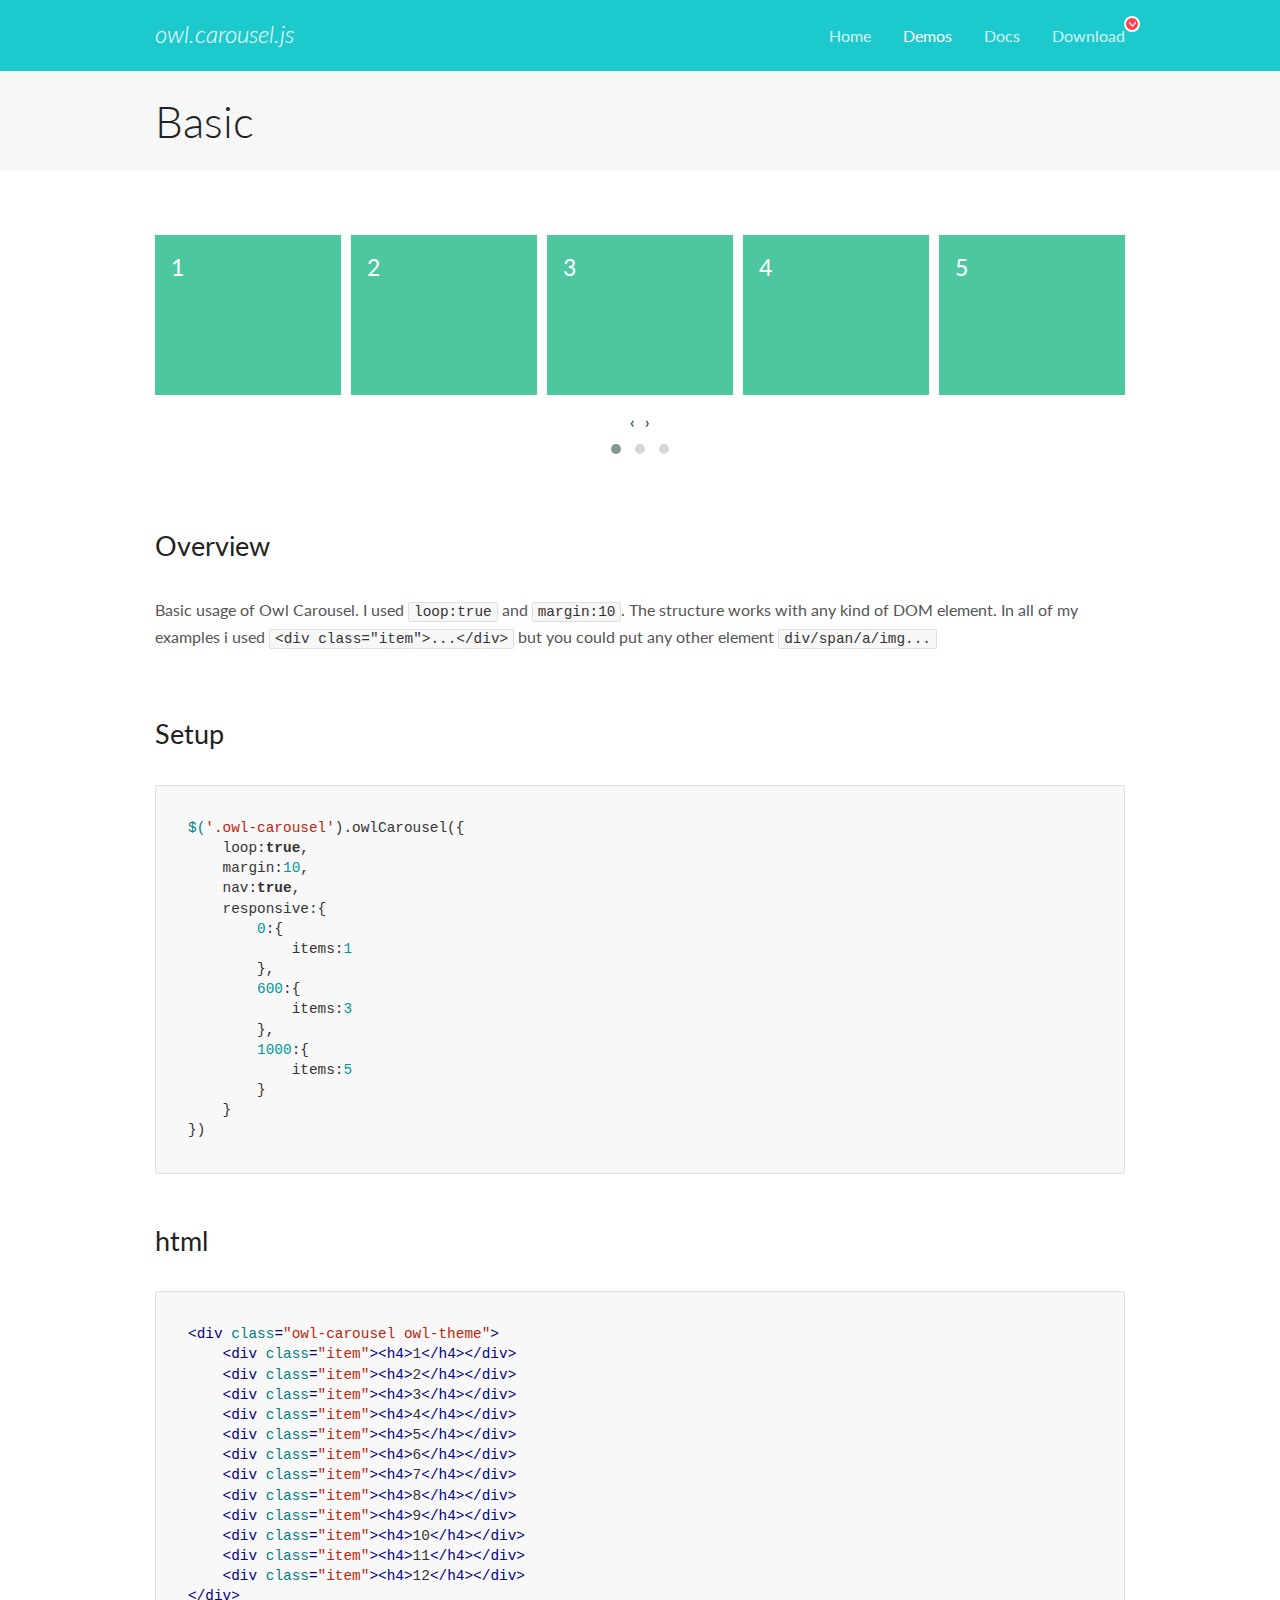
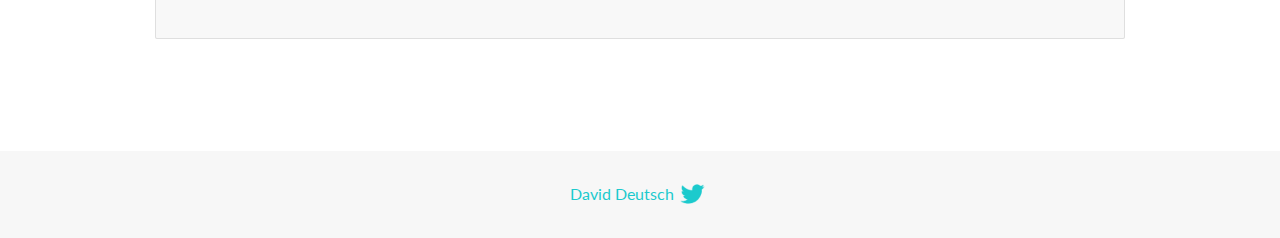
<file: recriando-a-interface-da-netflix/OwlCarousel2-2.3.4/docs/demos/basic.html>
<!DOCTYPE html>
<html lang="en">
  <head>

    <!-- head -->
    <meta charset="utf-8">
    <meta name="msapplication-tap-highlight" content="no" />
    <meta name="viewport" content="width=device-width, initial-scale=1.0" />
    <meta name="description" content="Basic usage demo">
    <meta name="author" content="David Deutsch">
    <title>
      Basic Demo | Owl Carousel | 2.3.4
    </title>

    <!-- Stylesheets -->
    <link href='https://fonts.googleapis.com/css?family=Lato:300,400,700,400italic,300italic' rel='stylesheet' type='text/css'>
    <link rel="stylesheet" href="../assets/css/docs.theme.min.css">

    <!-- Owl Stylesheets -->
    <link rel="stylesheet" href="../assets/owlcarousel/assets/owl.carousel.min.css">
    <link rel="stylesheet" href="../assets/owlcarousel/assets/owl.theme.default.min.css">

    <!-- HTML5 shim and Respond.js IE8 support of HTML5 elements and media queries -->

    <!--[if lt IE 9]>
      <script src="https://oss.maxcdn.com/libs/html5shiv/3.7.0/html5shiv.js"></script>
      <script src="https://oss.maxcdn.com/libs/respond.js/1.3.0/respond.min.js"></script>
    <![endif]-->

    <!-- Favicons -->
    <link rel="apple-touch-icon-precomposed" sizes="144x144" href="../assets/ico/apple-touch-icon-144-precomposed.png">
    <link rel="shortcut icon" href="../assets/ico/favicon.png">
    <link rel="shortcut icon" href="favicon.ico">

    <!-- Yeah i know js should not be in header. Its required for demos.-->

    <!-- javascript -->
    <script src="../assets/vendors/jquery.min.js"></script>
    <script src="../assets/owlcarousel/owl.carousel.js"></script>
  </head>
  <body>

    <!-- header -->
    <header class="header">
      <div class="row">
        <div class="large-12 columns">
          <div class="brand left">
            <h3>
              <a href="/OwlCarousel2/">owl.carousel.js</a> 
            </h3>
          </div>
          <a id="toggle-nav" class="right">
            <span></span> <span></span> <span></span> 
          </a> 
          <div class="nav-bar">
            <ul class="clearfix">
              <li> <a href="/OwlCarousel2/index.html">Home</a>  </li>
              <li class="active">
                <a href="/OwlCarousel2/demos/demos.html">Demos</a> 
              </li>
              <li> <a href="/OwlCarousel2/docs/started-welcome.html">Docs</a>  </li>
              <li>
                <a href="https://github.com/OwlCarousel2/OwlCarousel2/archive/2.3.4.zip">Download</a> 
                <span class="download"></span> 
              </li>
            </ul>
          </div>
        </div>
      </div>
    </header>

    <!-- title -->
    <section class="title">
      <div class="row">
        <div class="large-12 columns">
          <h1>Basic</h1>
        </div>
      </div>
    </section>

    <!--  Demos -->
    <section id="demos">
      <div class="row">
        <div class="large-12 columns">
          <div class="owl-carousel owl-theme">
            <div class="item">
              <h4>1</h4>
            </div>
            <div class="item">
              <h4>2</h4>
            </div>
            <div class="item">
              <h4>3</h4>
            </div>
            <div class="item">
              <h4>4</h4>
            </div>
            <div class="item">
              <h4>5</h4>
            </div>
            <div class="item">
              <h4>6</h4>
            </div>
            <div class="item">
              <h4>7</h4>
            </div>
            <div class="item">
              <h4>8</h4>
            </div>
            <div class="item">
              <h4>9</h4>
            </div>
            <div class="item">
              <h4>10</h4>
            </div>
            <div class="item">
              <h4>11</h4>
            </div>
            <div class="item">
              <h4>12</h4>
            </div>
          </div>
          <h3 id="overview">Overview</h3>
          <p>Basic usage of Owl Carousel. I used <code>loop:true</code> and <code>margin:10</code>. The structure works with any kind of DOM element. In all of my examples i used <code>&lt;div class=&quot;item&quot;&gt;...&lt;/div&gt;</code> but you could
            put any other element <code>div/span/a/img...</code></p>
          <h3 id="setup">Setup</h3>
          <pre><code>$(&#39;.owl-carousel&#39;).owlCarousel({
    loop:true,
    margin:10,
    nav:true,
    responsive:{
        0:{
            items:1
        },
        600:{
            items:3
        },
        1000:{
            items:5
        }
    }
})</code></pre>
          <h3 id="html">html</h3>
          <pre><code>&lt;div class=&quot;owl-carousel owl-theme&quot;&gt;
    &lt;div class=&quot;item&quot;&gt;&lt;h4&gt;1&lt;/h4&gt;&lt;/div&gt;
    &lt;div class=&quot;item&quot;&gt;&lt;h4&gt;2&lt;/h4&gt;&lt;/div&gt;
    &lt;div class=&quot;item&quot;&gt;&lt;h4&gt;3&lt;/h4&gt;&lt;/div&gt;
    &lt;div class=&quot;item&quot;&gt;&lt;h4&gt;4&lt;/h4&gt;&lt;/div&gt;
    &lt;div class=&quot;item&quot;&gt;&lt;h4&gt;5&lt;/h4&gt;&lt;/div&gt;
    &lt;div class=&quot;item&quot;&gt;&lt;h4&gt;6&lt;/h4&gt;&lt;/div&gt;
    &lt;div class=&quot;item&quot;&gt;&lt;h4&gt;7&lt;/h4&gt;&lt;/div&gt;
    &lt;div class=&quot;item&quot;&gt;&lt;h4&gt;8&lt;/h4&gt;&lt;/div&gt;
    &lt;div class=&quot;item&quot;&gt;&lt;h4&gt;9&lt;/h4&gt;&lt;/div&gt;
    &lt;div class=&quot;item&quot;&gt;&lt;h4&gt;10&lt;/h4&gt;&lt;/div&gt;
    &lt;div class=&quot;item&quot;&gt;&lt;h4&gt;11&lt;/h4&gt;&lt;/div&gt;
    &lt;div class=&quot;item&quot;&gt;&lt;h4&gt;12&lt;/h4&gt;&lt;/div&gt;
&lt;/div&gt;</code></pre>
          <script>
            $(document).ready(function() {
              var owl = $('.owl-carousel');
              owl.owlCarousel({
                margin: 10,
                nav: true,
                loop: true,
                responsive: {
                  0: {
                    items: 1
                  },
                  600: {
                    items: 3
                  },
                  1000: {
                    items: 5
                  }
                }
              })
            })
          </script>
        </div>
      </div>
    </section>

    <!-- footer -->
    <footer class="footer">
      <div class="row">
        <div class="large-12 columns">
          <h5>
            <a href="/OwlCarousel2/docs/support-contact.html">David Deutsch</a> 
            <a id="custom-tweet-button" href="https://twitter.com/share?url=https://github.com/OwlCarousel2/OwlCarousel2&text=Owl Carousel - This is so awesome! " target="_blank"></a> 
          </h5>
        </div>
      </div>
    </footer>

    <!-- vendors -->
    <script src="../assets/vendors/highlight.js"></script>
    <script src="../assets/js/app.js"></script>
  </body>
</html>
</file>
